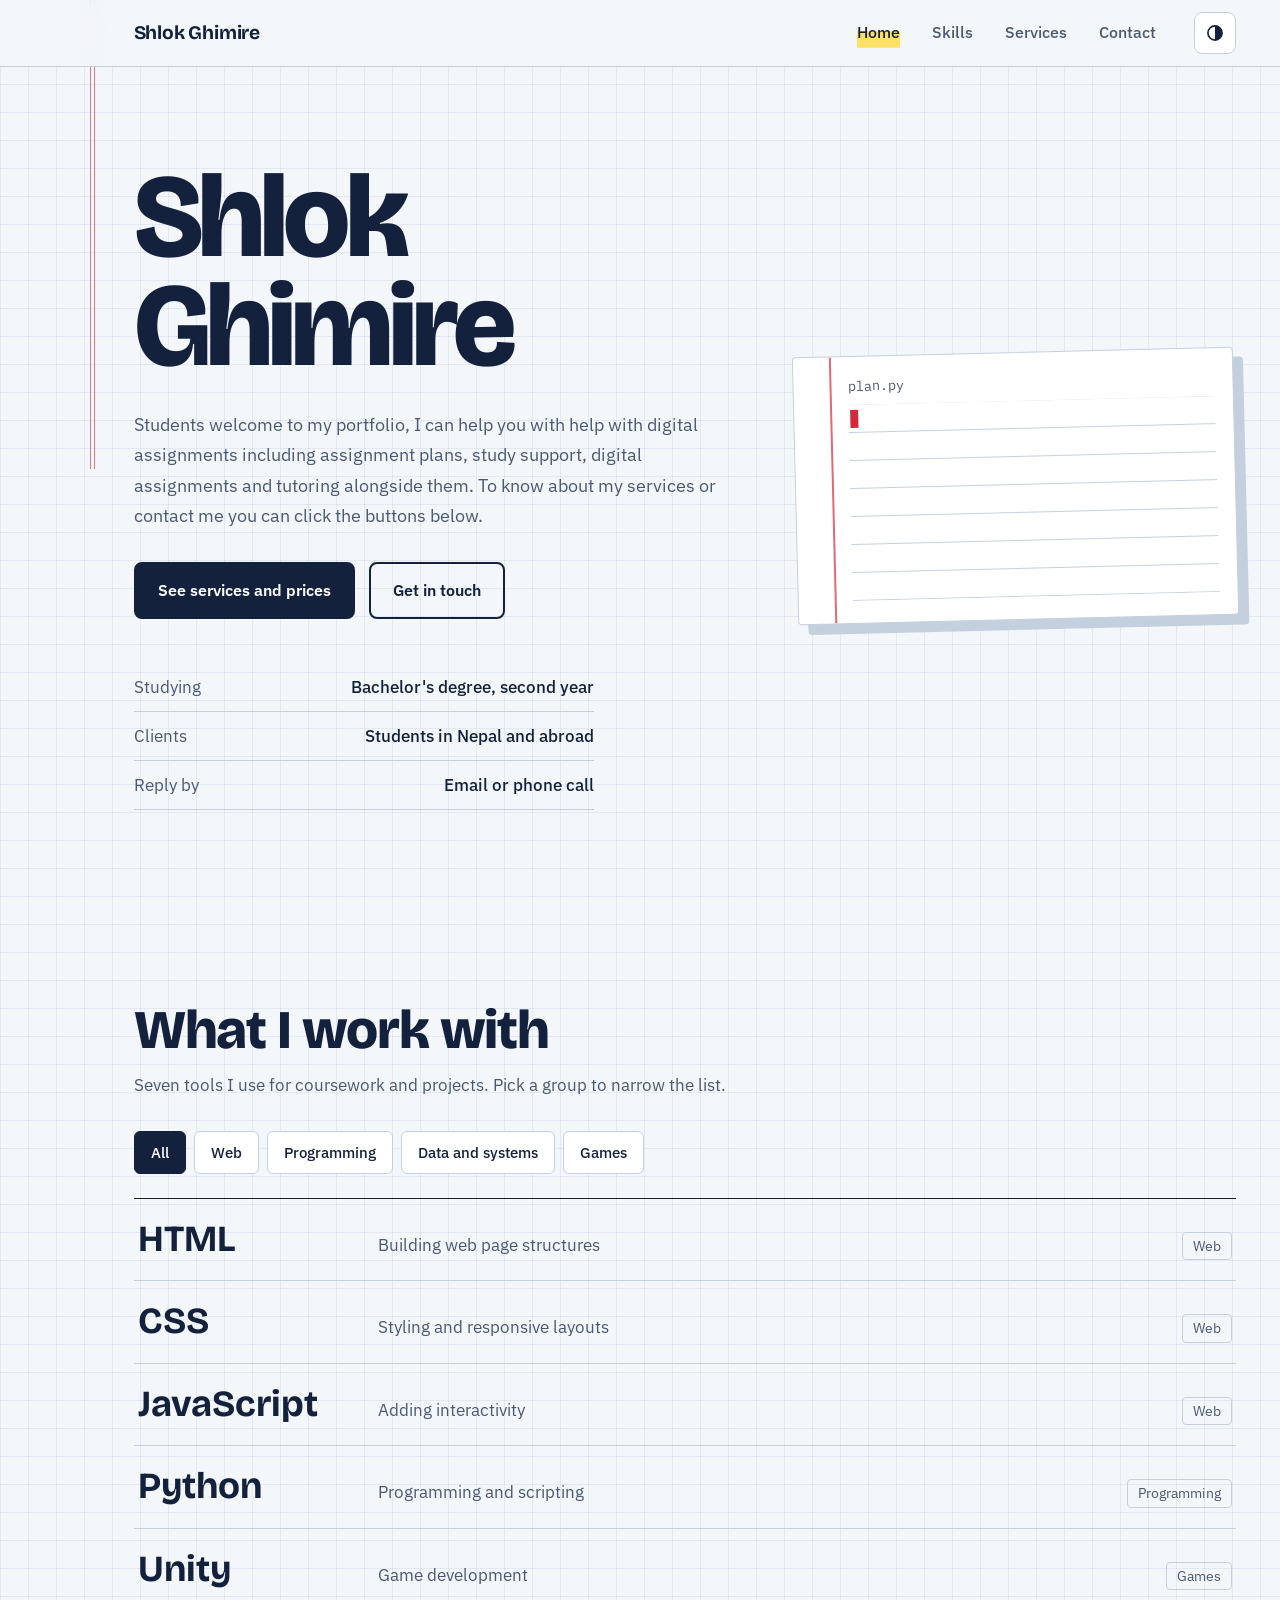
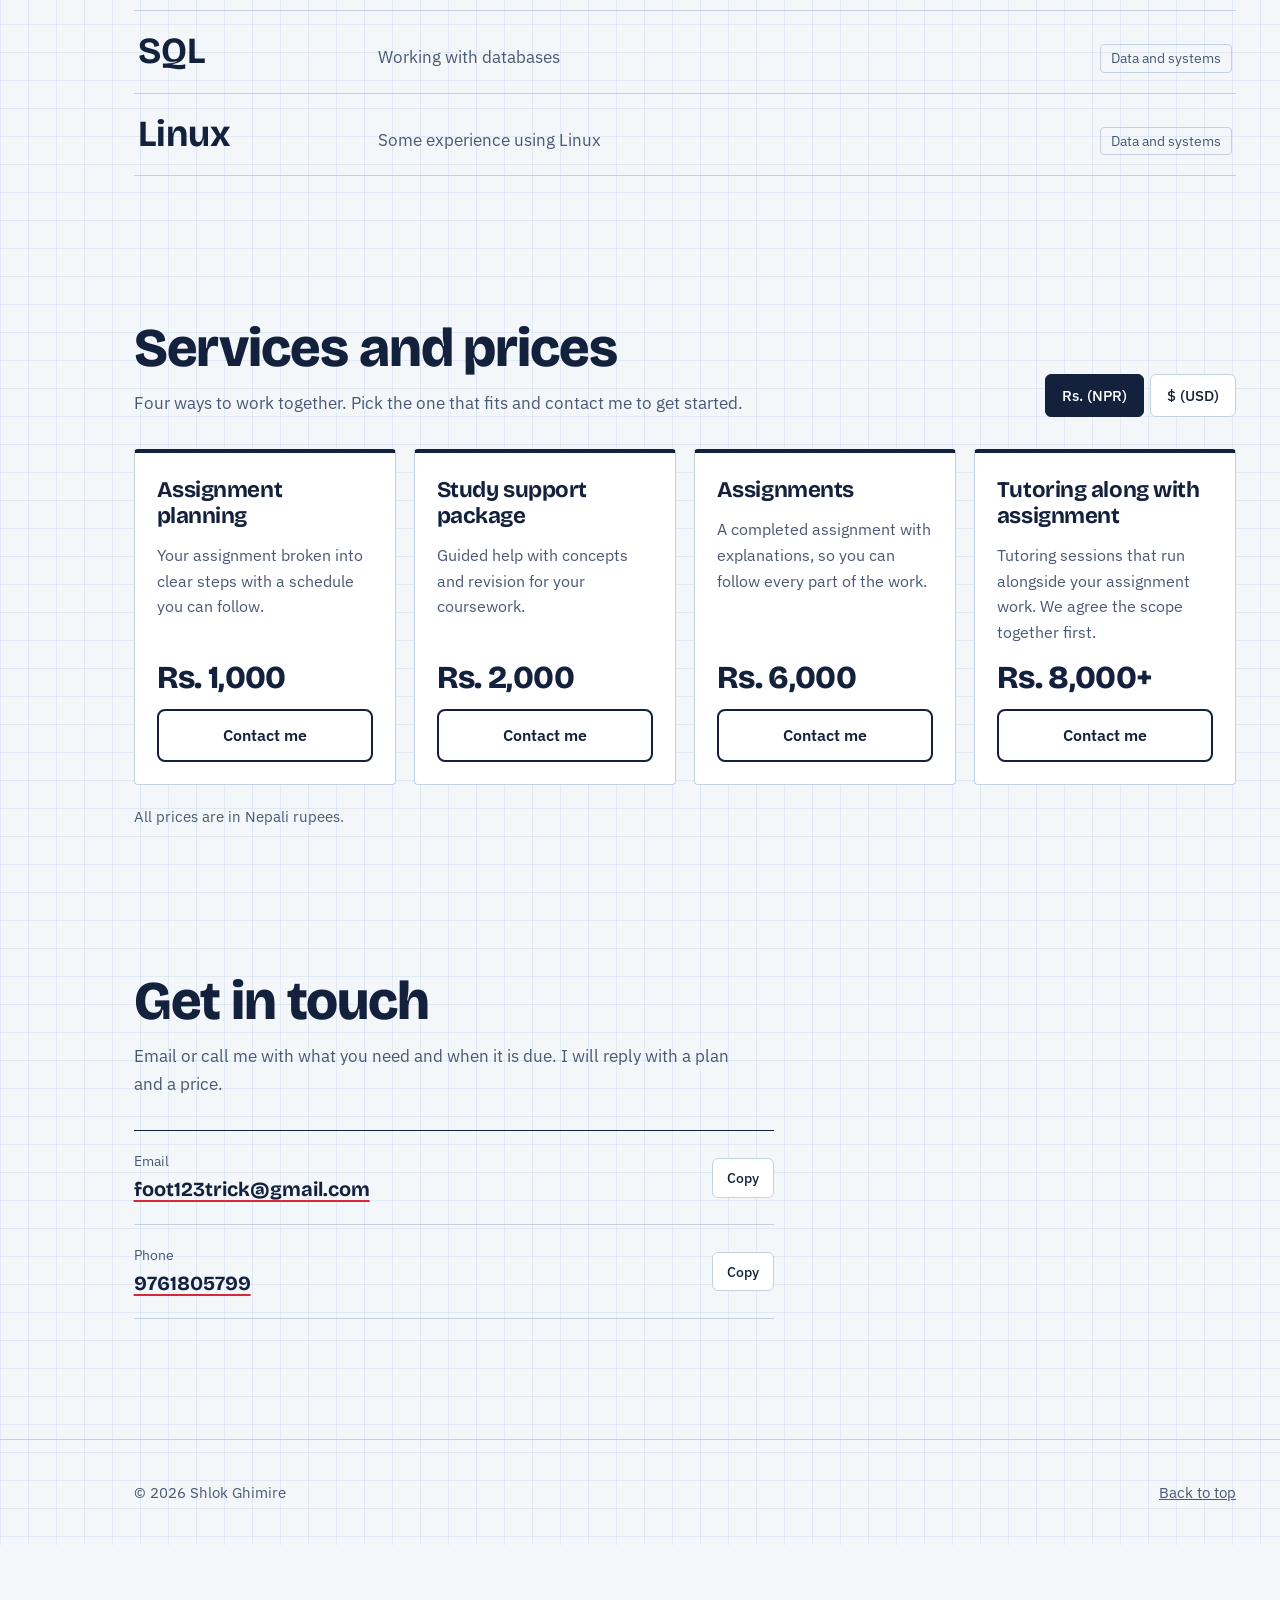
<file: index.html>
<!doctype html>
<html>
  <head>
    <meta http-equiv="refresh" content="0; url=Main_Portfolio.html" />
    <link rel="canonical" href="Main_Portfolio.html" />
    <title>Redirecting...</title>
    <link rel="stylesheet" href="Main_Portfolio.css" />
  </head>
  <body>
    <a href="Main_Portfolio.html">Click here if you are not redirected</a>
  </body>
  <script></script>
</html>
</file>
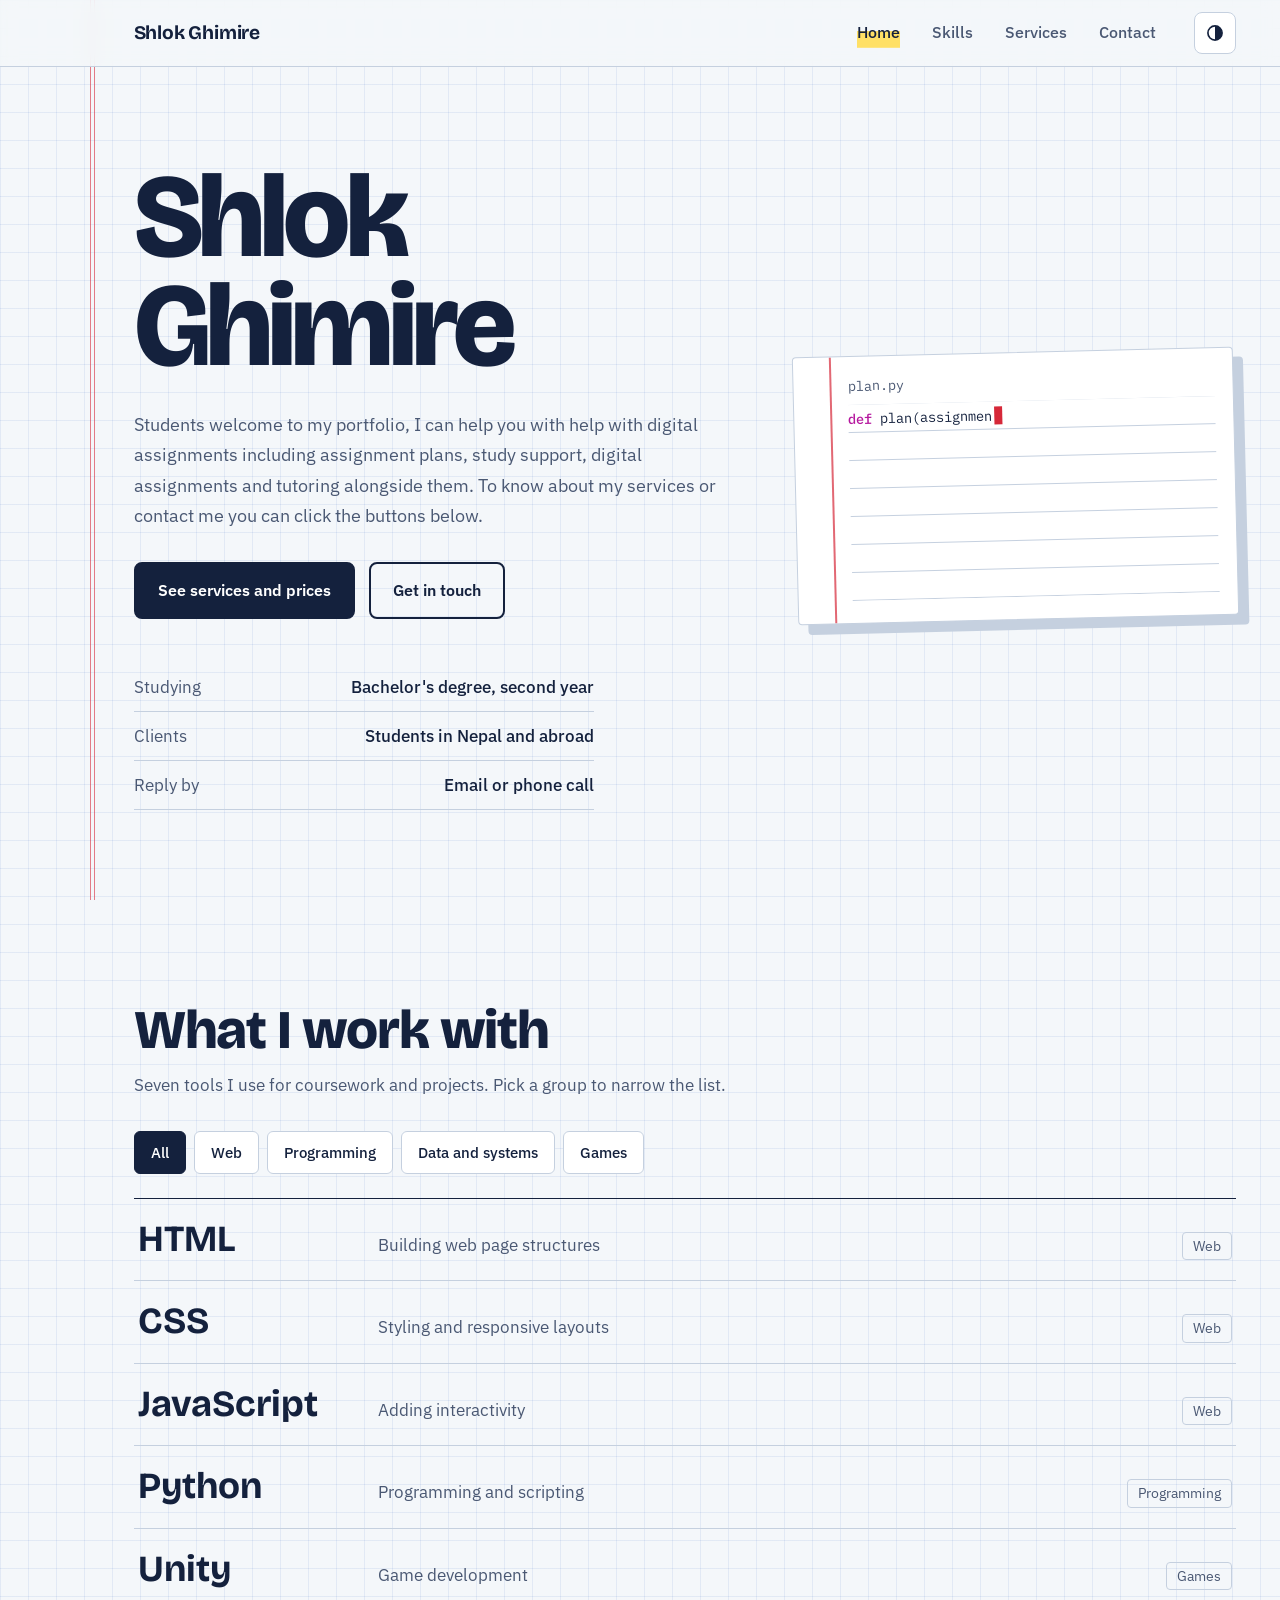
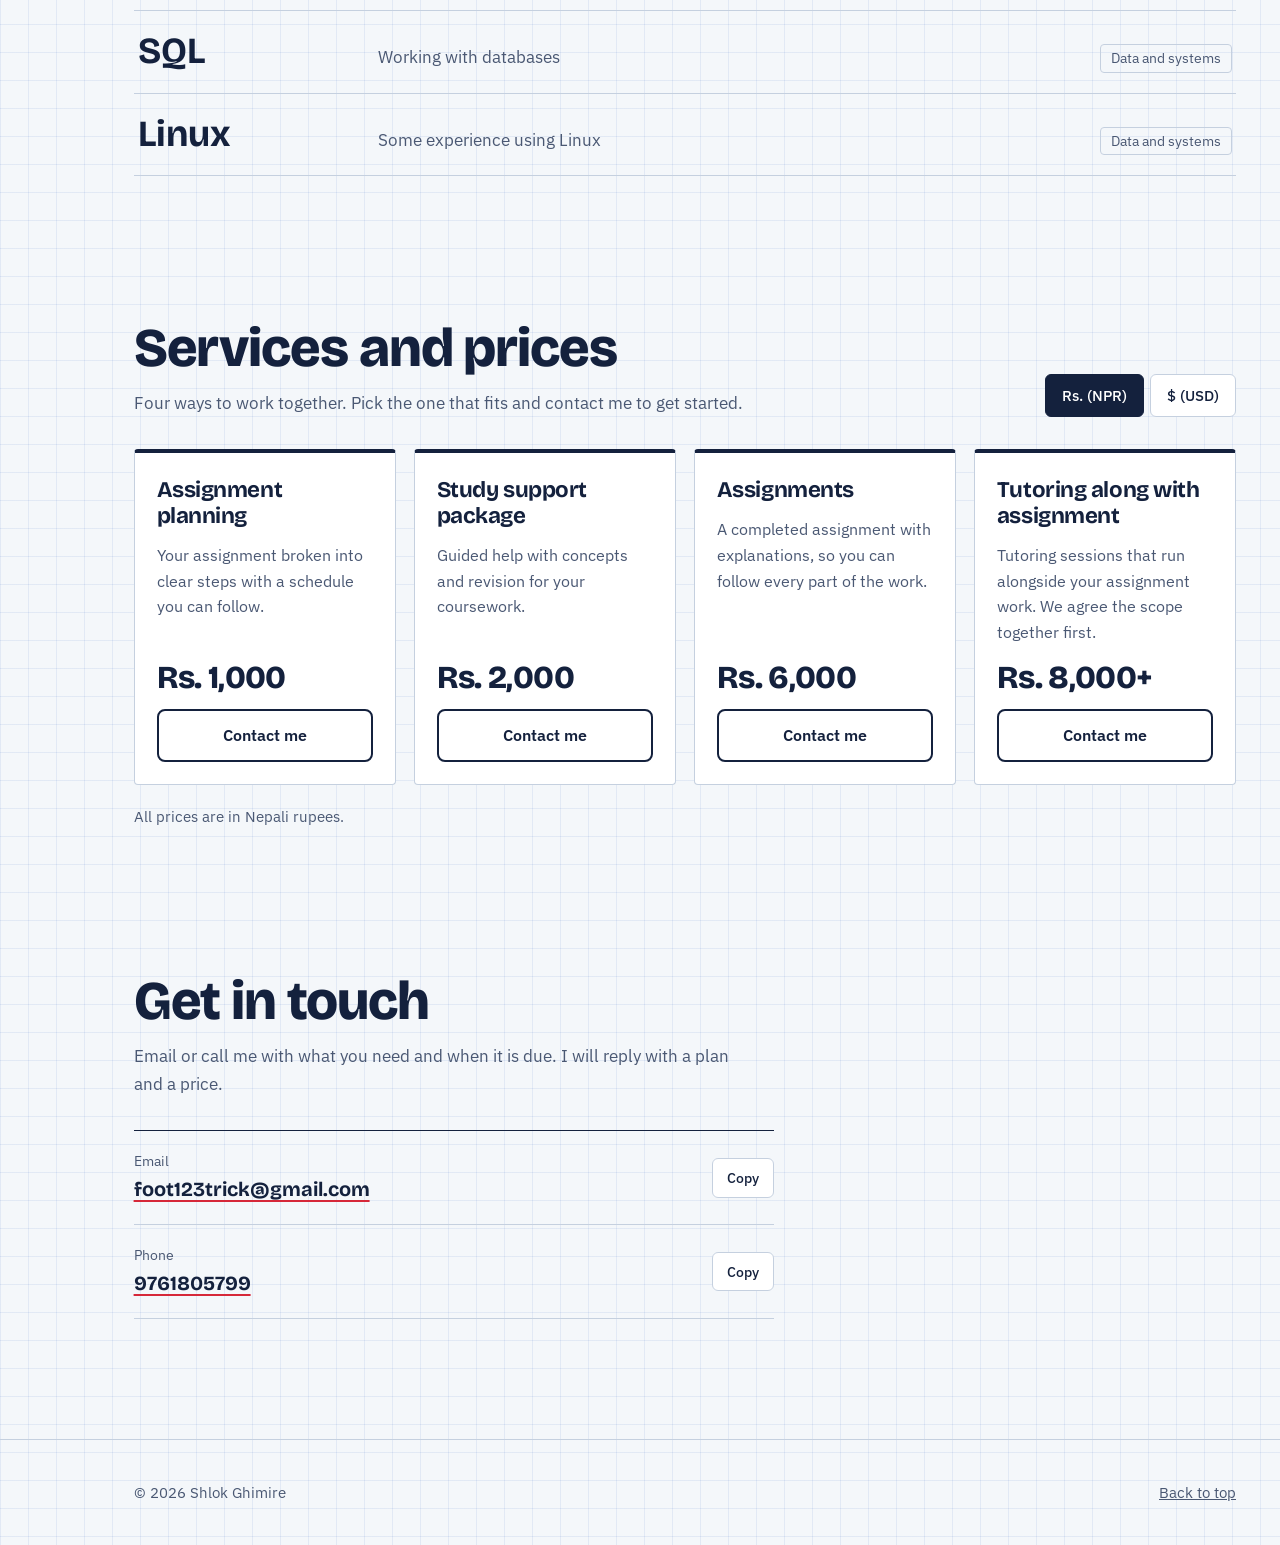
<file: Main_Portfolio.html>
<!doctype html>
<html lang="en" data-theme="light">
  <head>
    <meta charset="utf-8" />
    <meta name="viewport" content="width=device-width, initial-scale=1" />
    <title>Shlok Ghimire | Assignment help, tutoring and projects</title>
    <meta
      name="description"
      content="Shlok Ghimire is a second-year bachelor's student offering assignment planning, study support, assignments and tutoring along with assignments. Skills in HTML, CSS, JavaScript, Python, SQL, Unity and Linux."
    />
    <meta name="theme-color" content="#14213d" />
    <link
      rel="icon"
      href="data:image/svg+xml,%3Csvg xmlns='http://www.w3.org/2000/svg' viewBox='0 0 64 64'%3E%3Crect width='64' height='64' rx='12' fill='%2314213d'/%3E%3Crect x='14' y='0' width='3' height='64' fill='%23d62839'/%3E%3Ctext x='38' y='42' font-family='Arial' font-weight='700' font-size='26' text-anchor='middle' fill='white'%3ESG%3C/text%3E%3C/svg%3E"
    />

    <link rel="preconnect" href="https://fonts.googleapis.com" />
    <link rel="preconnect" href="https://fonts.gstatic.com" crossorigin />
    <link
      href="https://fonts.googleapis.com/css2?family=Bricolage+Grotesque:opsz,wght@12..96,500;12..96,700;12..96,800&family=IBM+Plex+Mono:wght@400;500&family=IBM+Plex+Sans:wght@400;500;600&display=swap"
      rel="stylesheet"
    />
    <link rel="stylesheet" href="Main_Portfolio.css" />

    <script>
      (function () {
        try {
          var saved = localStorage.getItem("sg-theme");
          var dark =
            window.matchMedia &&
            window.matchMedia("(prefers-color-scheme: dark)").matches;
          document.documentElement.setAttribute(
            "data-theme",
            saved || (dark ? "dark" : "light"),
          );
        } catch (e) {}
      })();
    </script>
    <script src="Main_Portfolio.js" defer></script>
  </head>
  <body>
    <a class="skip" href="#main">Skip to content</a>

    <header class="site-header" id="top">
      <div class="bar">
        <a class="brand" href="#home">Shlok Ghimire</a>

        <nav class="nav" id="nav" aria-label="Main">
          <a href="#home" data-link="home">Home</a>
          <a href="#skills" data-link="skills">Skills</a>
          <a href="#services" data-link="services">Services</a>
          <a href="#contact" data-link="contact">Contact</a>
        </nav>

        <div class="bar-tools">
          <button
            class="icon-btn"
            id="themeToggle"
            type="button"
            aria-label="Switch to dark theme"
          >
            <svg viewBox="0 0 24 24" width="20" height="20" aria-hidden="true">
              <circle
                cx="12"
                cy="12"
                r="8.5"
                fill="none"
                stroke="currentColor"
                stroke-width="2"
              />
              <path d="M12 3.5a8.5 8.5 0 0 1 0 17z" fill="currentColor" />
            </svg>
          </button>
          <button
            class="icon-btn menu-btn"
            id="menuToggle"
            type="button"
            aria-expanded="false"
            aria-controls="nav"
            aria-label="Open menu"
          >
            <svg viewBox="0 0 24 24" width="22" height="22" aria-hidden="true">
              <path
                d="M4 7h16M4 12h16M4 17h16"
                stroke="currentColor"
                stroke-width="2"
                stroke-linecap="round"
              />
            </svg>
          </button>
        </div>
      </div>
    </header>

    <main id="main">
      <!-- Home -->
      <section class="hero wrap" id="home" aria-labelledby="heroTitle">
        <div class="inner hero-grid">
          <div class="hero-text">
            <h1 id="heroTitle">Shlok<br />Ghimire</h1>
            <p class="lead">
              Students welcome to my portfolio, I can help you with help with
              digital assignments including assignment plans, study support,
              digital assignments and tutoring alongside them. To know about my
              services or contact me you can click the buttons below.
            </p>

            <div class="actions">
              <a class="btn btn-solid" href="#services"
                >See services and prices</a
              >
              <a class="btn btn-line" href="#contact">Get in touch</a>
            </div>

            <dl class="facts">
              <div>
                <dt>Studying</dt>
                <dd>Bachelor's degree, second year</dd>
              </div>
              <div>
                <dt>Clients</dt>
                <dd>Students in Nepal and abroad</dd>
              </div>
              <div>
                <dt>Reply by</dt>
                <dd>Email or phone call</dd>
              </div>
            </dl>
          </div>

          <figure
            class="sheet"
            aria-label="A short Python example that splits an assignment into scheduled steps"
          >
            <figcaption class="sheet-title">plan.py</figcaption>
            <pre
              class="code"
              aria-hidden="true"
            ><code id="typed"></code><span class="caret"></span></pre>
            <noscript>
              <pre class="code"><code>def plan(assignment, days_left):
    steps = break_down(assignment)
    pace = len(steps) / days_left
    for step in steps:
        step.due = schedule(step, pace)
    return steps</code></pre>
            </noscript>
          </figure>
        </div>
      </section>

      <!-- Skills -->
      <section class="section wrap" id="skills" aria-labelledby="skillsTitle">
        <div class="inner">
          <div class="section-head">
            <h2 id="skillsTitle">What I work with</h2>
            <p>
              Seven tools I use for coursework and projects. Pick a group to
              narrow the list.
            </p>
          </div>

          <div class="chips" role="group" aria-label="Filter skills">
            <button
              class="chip"
              type="button"
              data-filter="all"
              aria-pressed="true"
            >
              All
            </button>
            <button
              class="chip"
              type="button"
              data-filter="web"
              aria-pressed="false"
            >
              Web
            </button>
            <button
              class="chip"
              type="button"
              data-filter="programming"
              aria-pressed="false"
            >
              Programming
            </button>
            <button
              class="chip"
              type="button"
              data-filter="data"
              aria-pressed="false"
            >
              Data and systems
            </button>
            <button
              class="chip"
              type="button"
              data-filter="games"
              aria-pressed="false"
            >
              Games
            </button>
          </div>

          <ul class="skill-list" id="skillList">
            <li class="skill" data-cat="web">
              <span class="skill-name">HTML</span>
              <span class="skill-desc">Building web page structures</span>
              <span class="tag">Web</span>
            </li>
            <li class="skill" data-cat="web">
              <span class="skill-name">CSS</span>
              <span class="skill-desc">Styling and responsive layouts</span>
              <span class="tag">Web</span>
            </li>
            <li class="skill" data-cat="web">
              <span class="skill-name">JavaScript</span>
              <span class="skill-desc">Adding interactivity</span>
              <span class="tag">Web</span>
            </li>
            <li class="skill" data-cat="programming">
              <span class="skill-name">Python</span>
              <span class="skill-desc">Programming and scripting</span>
              <span class="tag">Programming</span>
            </li>
            <li class="skill" data-cat="games">
              <span class="skill-name">Unity</span>
              <span class="skill-desc">Game development</span>
              <span class="tag">Games</span>
            </li>
            <li class="skill" data-cat="data">
              <span class="skill-name">SQL</span>
              <span class="skill-desc">Working with databases</span>
              <span class="tag">Data and systems</span>
            </li>
            <li class="skill" data-cat="data">
              <span class="skill-name">Linux</span>
              <span class="skill-desc">Some experience using Linux</span>
              <span class="tag">Data and systems</span>
            </li>
          </ul>
        </div>
      </section>

      <!-- Services -->
      <section
        class="section wrap"
        id="services"
        aria-labelledby="servicesTitle"
      >
        <div class="inner">
          <div class="section-head split">
            <div>
              <h2 id="servicesTitle">Services and prices</h2>
              <p>
                Four ways to work together. Pick the one that fits and contact
                me to get started.
              </p>
            </div>

            <div class="currency" role="group" aria-label="Show prices in">
              <button
                type="button"
                class="cur-btn"
                data-cur="NPR"
                aria-pressed="true"
              >
                Rs. (NPR)
              </button>
              <button
                type="button"
                class="cur-btn"
                data-cur="USD"
                aria-pressed="false"
              >
                $ (USD)
              </button>
            </div>
          </div>

          <div class="plans">
            <article class="plan">
              <h3>Assignment planning</h3>
              <p class="plan-desc">
                Your assignment broken into clear steps with a schedule you can
                follow.
              </p>
              <p class="price" data-npr="1000">Rs. 1,000</p>
              <button
                class="btn btn-line pick"
                type="button"
                data-service="Assignment planning"
              >
                Contact me
              </button>
            </article>

            <article class="plan">
              <h3>Study support package</h3>
              <p class="plan-desc">
                Guided help with concepts and revision for your coursework.
              </p>
              <p class="price" data-npr="2000">Rs. 2,000</p>
              <button
                class="btn btn-line pick"
                type="button"
                data-service="Study support package"
              >
                Contact me
              </button>
            </article>

            <article class="plan">
              <h3>Assignments</h3>
              <p class="plan-desc">
                A completed assignment with explanations, so you can follow
                every part of the work.
              </p>
              <p class="price" data-npr="6000">Rs. 6,000</p>
              <button
                class="btn btn-line pick"
                type="button"
                data-service="Assignments"
              >
                Contact me
              </button>
            </article>

            <article class="plan">
              <h3>Tutoring along with assignment</h3>
              <p class="plan-desc">
                Tutoring sessions that run alongside your assignment work. We
                agree the scope together first.
              </p>
              <p class="price" data-npr="8000" data-plus="true">Rs. 8,000+</p>
              <button
                class="btn btn-line pick"
                type="button"
                data-service="Tutoring along with assignment"
              >
                Contact me
              </button>
            </article>
          </div>

          <p class="fine" id="currencyNote">All prices are in Nepali rupees.</p>
        </div>
      </section>

      <!-- Contact -->
      <section class="section wrap" id="contact" aria-labelledby="contactTitle">
        <div class="inner">
          <div class="section-head">
            <h2 id="contactTitle">Get in touch</h2>
            <p>
              Email or call me with what you need and when it is due. I will
              reply with a plan and a price.
            </p>
          </div>

          <div class="direct">
            <div class="direct-row">
              <div>
                <span class="direct-label">Email</span>
                <a class="direct-value" href="mailto:foot123trick@gmail.com"
                  >foot123trick@gmail.com</a
                >
              </div>
              <button
                class="copy"
                type="button"
                data-copy="foot123trick@gmail.com"
                data-what="Email address"
              >
                Copy
              </button>
            </div>

            <div class="direct-row">
              <div>
                <span class="direct-label">Phone</span>
                <a class="direct-value" href="tel:+9779761805799">9761805799</a>
              </div>
              <button
                class="copy"
                type="button"
                data-copy="9761805799"
                data-what="Phone number"
              >
                Copy
              </button>
            </div>
          </div>
        </div>
      </section>
    </main>

    <footer class="site-footer wrap">
      <div class="inner foot">
        <p>&copy; <span id="year">2026</span> Shlok Ghimire</p>
        <a href="#top">Back to top</a>
      </div>
    </footer>

    <div class="toast" id="toast" role="status" aria-live="polite"></div>
  </body>
</html>
</file>
<file: Main_Portfolio.css>
/* Tokens */
:root {
  --paper: #f4f7fa;
  --grid: rgba(43, 89, 195, 0.09);
  --ink: #14213d;
  --muted: #4a5873;
  --red: #d62839;
  --mark: #ffe066;
  --mark-text: #14213d;
  --card: #ffffff;
  --line: #c5d0df;
  --btn-bg: #14213d;
  --btn-text: #ffffff;

  --margin: clamp(26px, 7vw, 92px);
  --gutter: clamp(16px, 3.5vw, 44px);

  --font-display: "Bricolage Grotesque", "Segoe UI", system-ui, sans-serif;
  --font-body:
    "IBM Plex Sans", system-ui, -apple-system, "Segoe UI", sans-serif;
  --font-code: "IBM Plex Mono", Consolas, "Courier New", monospace;
}

:root[data-theme="dark"] {
  --paper: #0e1526;
  --grid: rgba(140, 170, 255, 0.07);
  --ink: #e9eef8;
  --muted: #a3b0c8;
  --red: #ff5a6a;
  --mark: #f2c94c;
  --mark-text: #0e1526;
  --card: #16203a;
  --line: #2a3858;
  --btn-bg: #e9eef8;
  --btn-text: #0e1526;
}

/* Base */
*,
*::before,
*::after {
  box-sizing: border-box;
}

html {
  scroll-behavior: smooth;
  scroll-padding-top: 84px;
  -webkit-text-size-adjust: 100%;
}

body {
  margin: 0;
  font-family: var(--font-body);
  font-size: 1.0625rem;
  line-height: 1.65;
  color: var(--ink);
  background-color: var(--paper);
  background-image:
    linear-gradient(var(--grid) 1px, transparent 1px),
    linear-gradient(90deg, var(--grid) 1px, transparent 1px);
  background-size: 28px 28px;
  transition:
    background-color 0.3s,
    color 0.3s;
  overflow-x: hidden;
}

/* The margin line of an exercise book, drawn once on load */
body::before {
  content: "";
  position: fixed;
  top: 0;
  bottom: 0;
  left: var(--margin);
  width: 5px;
  background: linear-gradient(
    90deg,
    var(--red) 0 1px,
    transparent 1px 4px,
    var(--red) 4px 5px
  );
  opacity: 0.6;
  transform-origin: top;
  animation: draw-line 1.1s cubic-bezier(0.2, 0.7, 0.2, 1) both;
  pointer-events: none;
  z-index: 1;
}

@keyframes draw-line {
  from {
    transform: scaleY(0);
  }
  to {
    transform: scaleY(1);
  }
}

h1,
h2,
h3 {
  font-family: var(--font-display);
  line-height: 1.05;
  margin: 0;
  letter-spacing: -0.02em;
}

p {
  margin: 0;
}
a {
  color: inherit;
}
ul {
  list-style: none;
  margin: 0;
  padding: 0;
}

:focus-visible {
  outline: 3px solid var(--red);
  outline-offset: 3px;
  border-radius: 3px;
}

.skip {
  position: absolute;
  left: 12px;
  top: -60px;
  background: var(--btn-bg);
  color: var(--btn-text);
  padding: 10px 16px;
  border-radius: 6px;
  z-index: 100;
  transition: top 0.2s;
}
.skip:focus {
  top: 12px;
}

/* Layout helpers */
.wrap {
  padding-left: calc(var(--margin) + var(--gutter));
  padding-right: var(--gutter);
  position: relative;
  z-index: 2;
}
.inner {
  max-width: 1120px;
}

/* Header */
.site-header {
  position: sticky;
  top: 0;
  z-index: 30;
  background: color-mix(in srgb, var(--paper) 86%, transparent);
  -webkit-backdrop-filter: blur(8px);
  backdrop-filter: blur(8px);
  border-bottom: 1px solid var(--line);
}

.bar {
  display: flex;
  align-items: center;
  gap: 24px;
  padding: 12px var(--gutter) 12px calc(var(--margin) + var(--gutter));
}

.brand {
  font-family: var(--font-display);
  font-weight: 700;
  font-size: 1.2rem;
  text-decoration: none;
  letter-spacing: -0.01em;
}

.nav {
  display: flex;
  gap: 4px;
  margin-left: auto;
}

.nav a {
  text-decoration: none;
  padding: 8px 14px;
  border-radius: 6px;
  font-weight: 500;
  font-size: 0.97rem;
  color: var(--muted);
  background-image: linear-gradient(var(--mark), var(--mark));
  background-repeat: no-repeat;
  background-position: 14px calc(100% - 6px);
  background-size: 0 40%;
  transition:
    color 0.2s,
    background-size 0.25s;
}
.nav a:hover {
  color: var(--ink);
}
.nav a.active {
  color: var(--mark-text);
  background-size: calc(100% - 28px) 40%;
}
:root[data-theme="dark"] .nav a.active {
  color: var(--ink);
  background-image: linear-gradient(
    rgba(242, 201, 76, 0.55),
    rgba(242, 201, 76, 0.55)
  );
}

.bar-tools {
  display: flex;
  gap: 6px;
}

.icon-btn {
  display: grid;
  place-items: center;
  width: 42px;
  height: 42px;
  border: 1px solid var(--line);
  border-radius: 8px;
  background: var(--card);
  color: var(--ink);
  cursor: pointer;
  transition:
    border-color 0.2s,
    transform 0.2s;
}
.icon-btn:hover {
  border-color: var(--ink);
}
#themeToggle svg {
  transition: transform 0.4s;
}
:root[data-theme="dark"] #themeToggle svg {
  transform: rotate(180deg);
}
.menu-btn {
  display: none;
}

/* Buttons */
.btn {
  display: inline-block;
  font: inherit;
  font-weight: 600;
  font-size: 1rem;
  padding: 13px 22px;
  border-radius: 8px;
  border: 2px solid var(--ink);
  text-decoration: none;
  cursor: pointer;
  transition:
    transform 0.15s,
    box-shadow 0.15s,
    background-color 0.2s,
    color 0.2s;
}
.btn-solid {
  background: var(--btn-bg);
  color: var(--btn-text);
  border-color: var(--btn-bg);
}
.btn-line {
  background: transparent;
  color: var(--ink);
}
.btn:hover {
  transform: translate(-2px, -2px);
  box-shadow: 4px 4px 0 var(--red);
}
.btn:active {
  transform: none;
  box-shadow: none;
}

/* Hero */
.hero {
  padding-top: clamp(40px, 8vw, 96px);
  padding-bottom: clamp(48px, 8vw, 96px);
}

.hero-grid {
  display: grid;
  grid-template-columns: minmax(0, 1.15fr) minmax(0, 0.85fr);
  gap: clamp(32px, 5vw, 72px);
  align-items: center;
}

.hero h1 {
  font-size: clamp(3.4rem, 10vw, 7.4rem);
  font-weight: 800;
  line-height: 0.92;
  letter-spacing: -0.04em;
}

.lead {
  margin-top: 28px;
  max-width: 34em;
  font-size: 1.15rem;
  color: var(--muted);
}

.actions {
  display: flex;
  flex-wrap: wrap;
  gap: 14px;
  margin-top: 32px;
}

.facts {
  margin: 44px 0 0;
  max-width: 460px;
}
.facts div {
  display: flex;
  justify-content: space-between;
  gap: 20px;
  padding: 10px 0;
  border-bottom: 1px solid var(--line);
}
.facts dt {
  color: var(--muted);
}
.facts dd {
  margin: 0;
  font-weight: 500;
  text-align: right;
}

/* Ruled sheet with typed code */
.sheet {
  margin: 0;
  position: relative;
  background: var(--card);
  border: 1px solid var(--line);
  border-radius: 4px;
  padding: 18px 18px 22px 54px;
  transform: rotate(-1.4deg);
  box-shadow: 10px 10px 0 var(--line);
  overflow: hidden;
}
.sheet::before {
  content: "";
  position: absolute;
  top: 0;
  bottom: 0;
  left: 36px;
  width: 2px;
  background: var(--red);
  opacity: 0.7;
}
.sheet-title {
  font-family: var(--font-code);
  font-size: 0.85rem;
  color: var(--muted);
  padding-bottom: 8px;
}
.code {
  margin: 0;
  min-height: 196px;
  font-family: var(--font-code);
  font-size: 0.86rem;
  line-height: 28px;
  white-space: pre-wrap;
  overflow-wrap: anywhere;
  background-image: repeating-linear-gradient(
    transparent 0 27px,
    var(--line) 27px 28px
  );
  background-size: 100% 28px;
}
.code code {
  font-family: inherit;
}
.code .kw {
  color: #b5179e;
  font-weight: 500;
}
.code .str {
  color: #1f8a4c;
}
.code .cm {
  color: var(--muted);
  font-style: italic;
}
:root[data-theme="dark"] .code .kw {
  color: #ff8fd6;
}
:root[data-theme="dark"] .code .str {
  color: #7ee2a8;
}

.caret {
  display: inline-block;
  width: 8px;
  height: 18px;
  margin-left: 2px;
  background: var(--red);
  vertical-align: text-bottom;
  animation: blink 1s steps(1) infinite;
}
.sheet noscript .code {
  min-height: 0;
}

@keyframes blink {
  50% {
    opacity: 0;
  }
}

/* Sections */
.section {
  padding-top: clamp(48px, 8vw, 96px);
  padding-bottom: clamp(24px, 4vw, 48px);
}

.section-head {
  margin-bottom: 32px;
}
.section-head h2 {
  font-size: clamp(2.1rem, 5vw, 3.4rem);
  font-weight: 800;
}
.section-head p {
  margin-top: 12px;
  max-width: 36em;
  color: var(--muted);
}
.section-head.split {
  display: flex;
  flex-wrap: wrap;
  align-items: flex-end;
  justify-content: space-between;
  gap: 20px;
}

/* Skills */
.chips {
  display: flex;
  flex-wrap: wrap;
  gap: 8px;
  margin-bottom: 24px;
}

.chip,
.cur-btn {
  font: inherit;
  font-size: 0.95rem;
  font-weight: 500;
  padding: 8px 16px;
  border: 1px solid var(--line);
  border-radius: 6px;
  background: var(--card);
  color: var(--ink);
  cursor: pointer;
  transition:
    background-color 0.2s,
    color 0.2s,
    border-color 0.2s;
}
.chip:hover,
.cur-btn:hover {
  border-color: var(--ink);
}
.chip[aria-pressed="true"],
.cur-btn[aria-pressed="true"] {
  background: var(--btn-bg);
  color: var(--btn-text);
  border-color: var(--btn-bg);
}

.skill-list {
  border-top: 1px solid var(--ink);
}

.skill {
  display: grid;
  grid-template-columns: minmax(130px, 220px) 1fr auto;
  align-items: baseline;
  gap: 20px;
  padding: 20px 4px;
  border-bottom: 1px solid var(--line);
}
.skill[hidden] {
  display: none;
}

.skill-name {
  font-family: var(--font-display);
  font-weight: 700;
  font-size: clamp(1.6rem, 3.6vw, 2.3rem);
  line-height: 1.1;
  justify-self: start;
  background-image: linear-gradient(var(--mark), var(--mark));
  background-repeat: no-repeat;
  background-position: 0 85%;
  background-size: 0 38%;
  transition:
    background-size 0.3s,
    color 0.3s;
}
.skill:hover .skill-name {
  background-size: 100% 38%;
  color: var(--ink);
}
:root[data-theme="dark"] .skill:hover .skill-name {
  background-image: linear-gradient(
    rgba(242, 201, 76, 0.55),
    rgba(242, 201, 76, 0.55)
  );
}

.skill-desc {
  color: var(--muted);
}

.tag {
  font-size: 0.85rem;
  color: var(--muted);
  border: 1px solid var(--line);
  border-radius: 4px;
  padding: 2px 10px;
  white-space: nowrap;
}

/* Services */
.currency {
  display: flex;
  gap: 6px;
}

.plans {
  display: grid;
  grid-template-columns: repeat(4, minmax(0, 1fr));
  gap: 18px;
}

.plan {
  display: flex;
  flex-direction: column;
  gap: 14px;
  padding: 24px 22px 22px;
  background: var(--card);
  border: 1px solid var(--line);
  border-top: 4px solid var(--ink);
  border-radius: 4px;
  transition: border-color 0.2s;
}
.plan:hover {
  border-color: var(--ink);
}
.plan h3 {
  font-size: 1.4rem;
  font-weight: 700;
  line-height: 1.15;
}
.plan-desc {
  color: var(--muted);
  font-size: 0.98rem;
  flex: 1;
}

.price {
  font-family: var(--font-display);
  font-weight: 800;
  font-size: 2rem;
  letter-spacing: -0.02em;
  line-height: 1.1;
}
.pick {
  width: 100%;
  text-align: center;
  padding: 11px 16px;
}

.fine {
  margin-top: 20px;
  font-size: 0.92rem;
  color: var(--muted);
  max-width: 46em;
}

/* Contact */
.direct {
  max-width: 640px;
  border-top: 1px solid var(--ink);
}
.direct-row {
  display: flex;
  align-items: center;
  justify-content: space-between;
  gap: 16px;
  padding: 18px 0;
  border-bottom: 1px solid var(--line);
}
.direct-label {
  display: block;
  font-size: 0.9rem;
  color: var(--muted);
}
.direct-value {
  font-family: var(--font-display);
  font-weight: 700;
  font-size: 1.25rem;
  overflow-wrap: anywhere;
  text-decoration-thickness: 2px;
  text-underline-offset: 4px;
  text-decoration-color: var(--red);
}
.direct-value:hover {
  background: var(--mark);
  color: var(--mark-text);
}

.copy {
  font: inherit;
  font-size: 0.9rem;
  font-weight: 500;
  padding: 7px 14px;
  border: 1px solid var(--line);
  border-radius: 6px;
  background: var(--card);
  color: var(--ink);
  cursor: pointer;
}
.copy:hover {
  border-color: var(--ink);
}

/* Footer */
.site-footer {
  padding-top: 40px;
  padding-bottom: 40px;
  margin-top: clamp(32px, 6vw, 72px);
  border-top: 1px solid var(--line);
  color: var(--muted);
  font-size: 0.95rem;
}
.foot {
  display: flex;
  justify-content: space-between;
  gap: 16px;
  flex-wrap: wrap;
}

/* Toast */
.toast {
  position: fixed;
  left: 50%;
  bottom: 24px;
  transform: translate(-50%, 24px);
  background: var(--btn-bg);
  color: var(--btn-text);
  padding: 11px 18px;
  border-radius: 8px;
  font-size: 0.95rem;
  opacity: 0;
  pointer-events: none;
  transition:
    opacity 0.25s,
    transform 0.25s;
  z-index: 60;
}
.toast.show {
  opacity: 1;
  transform: translate(-50%, 0);
}

/* Responsive */
@media (max-width: 1040px) {
  .plans {
    grid-template-columns: repeat(2, minmax(0, 1fr));
  }
}

@media (max-width: 880px) {
  .hero-grid {
    grid-template-columns: minmax(0, 1fr);
  }
  .sheet {
    max-width: 520px;
  }
}

@media (max-width: 760px) {
  .menu-btn {
    display: grid;
  }
  .bar {
    gap: 12px;
  }
  .bar-tools {
    margin-left: auto;
  }

  .nav {
    position: absolute;
    top: 100%;
    left: 0;
    right: 0;
    flex-direction: column;
    gap: 0;
    margin: 0;
    padding: 8px var(--gutter) 14px calc(var(--margin) + var(--gutter));
    background: var(--paper);
    border-bottom: 1px solid var(--line);
    display: none;
  }
  .nav.open {
    display: flex;
  }
  .nav a {
    padding: 12px 4px;
    background-image: none;
    border-bottom: 1px solid var(--line);
    border-radius: 0;
  }
  .nav a.active {
    color: var(--red);
    background-image: none;
  }

  .skill {
    grid-template-columns: 1fr auto;
    gap: 4px 12px;
  }
  .skill-desc {
    grid-column: 1 / -1;
    grid-row: 2;
  }
  .tag {
    grid-row: 1;
    grid-column: 2;
  }
}

@media (max-width: 560px) {
  body {
    font-size: 1rem;
  }
  .plans {
    grid-template-columns: minmax(0, 1fr);
  }
  .actions .btn {
    flex: 1 1 100%;
    text-align: center;
  }
  .sheet {
    padding-left: 46px;
    box-shadow: 6px 6px 0 var(--line);
  }
  .sheet::before {
    left: 30px;
  }
  .direct-row {
    flex-wrap: wrap;
  }
}

@media (prefers-reduced-motion: reduce) {
  html {
    scroll-behavior: auto;
  }
  *,
  *::before,
  *::after {
    animation: none !important;
    transition: none !important;
  }
  .caret {
    animation: none;
  }
}
</file>
